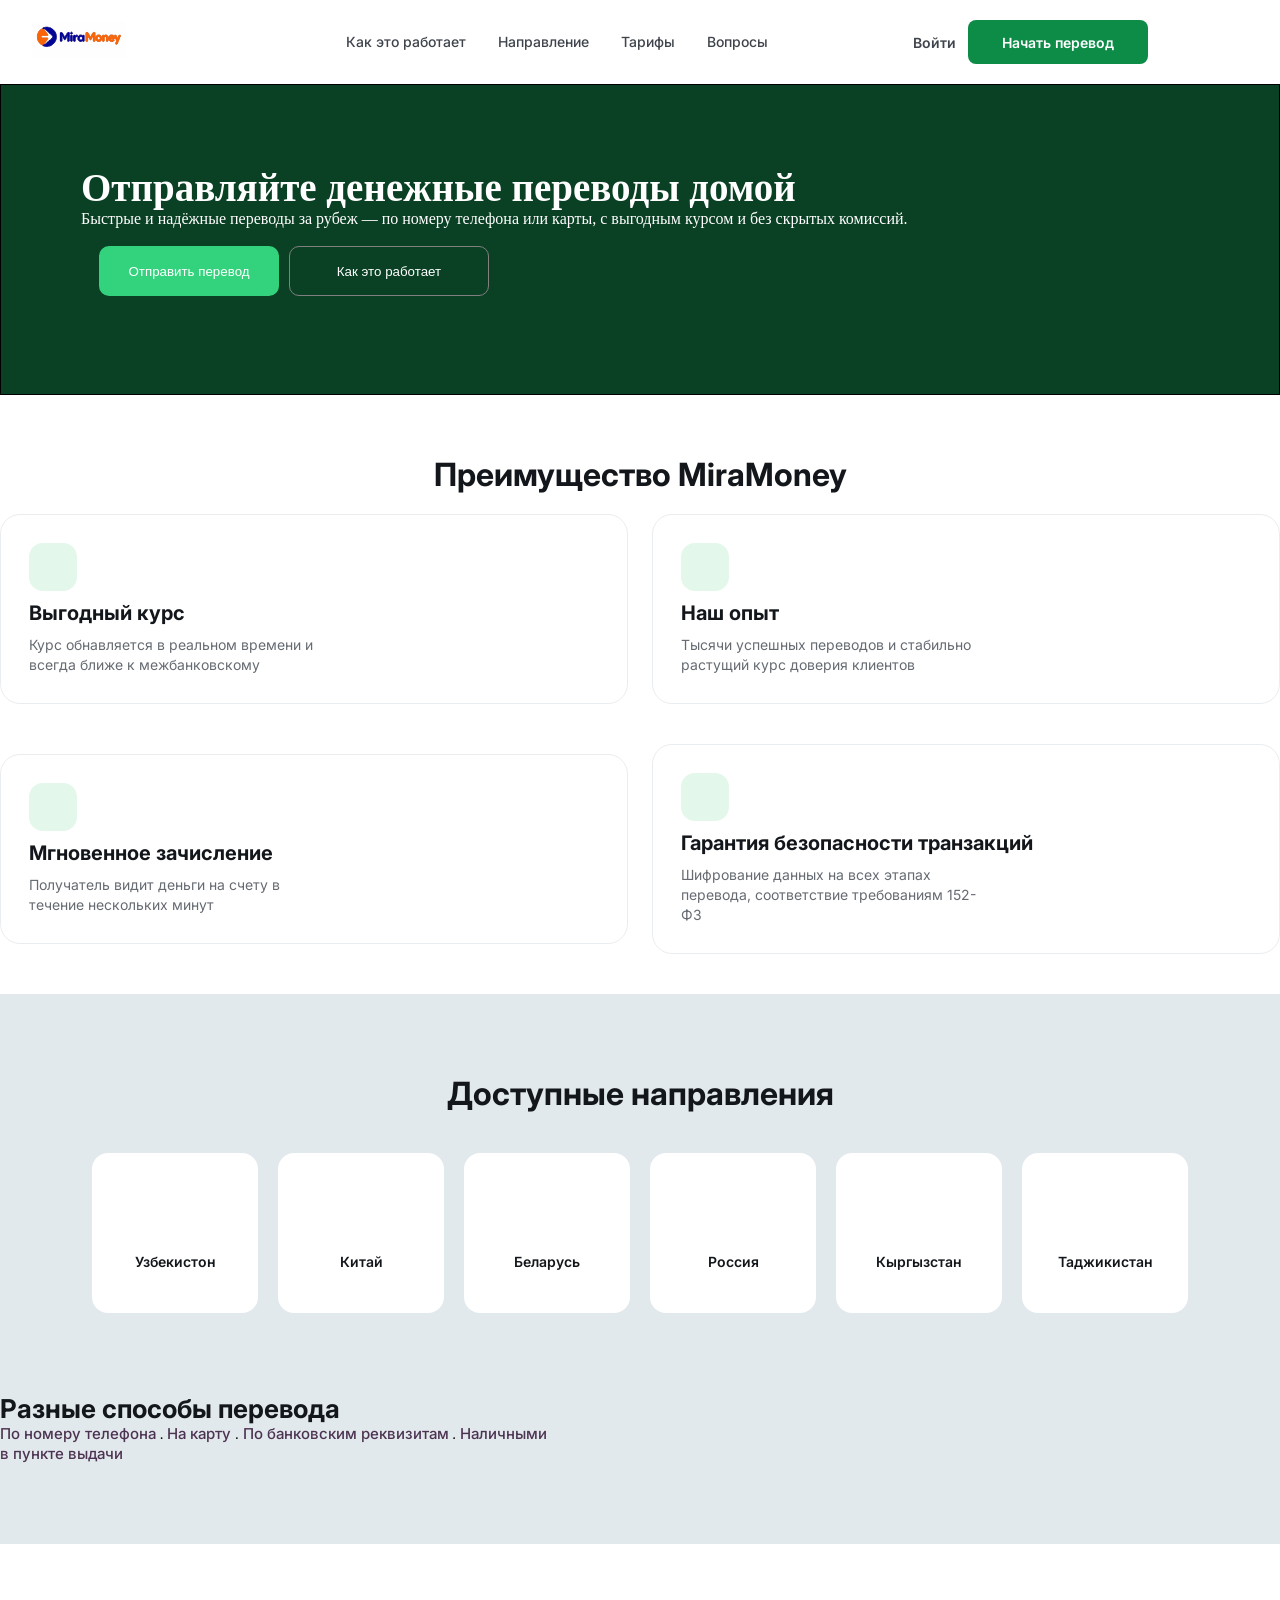
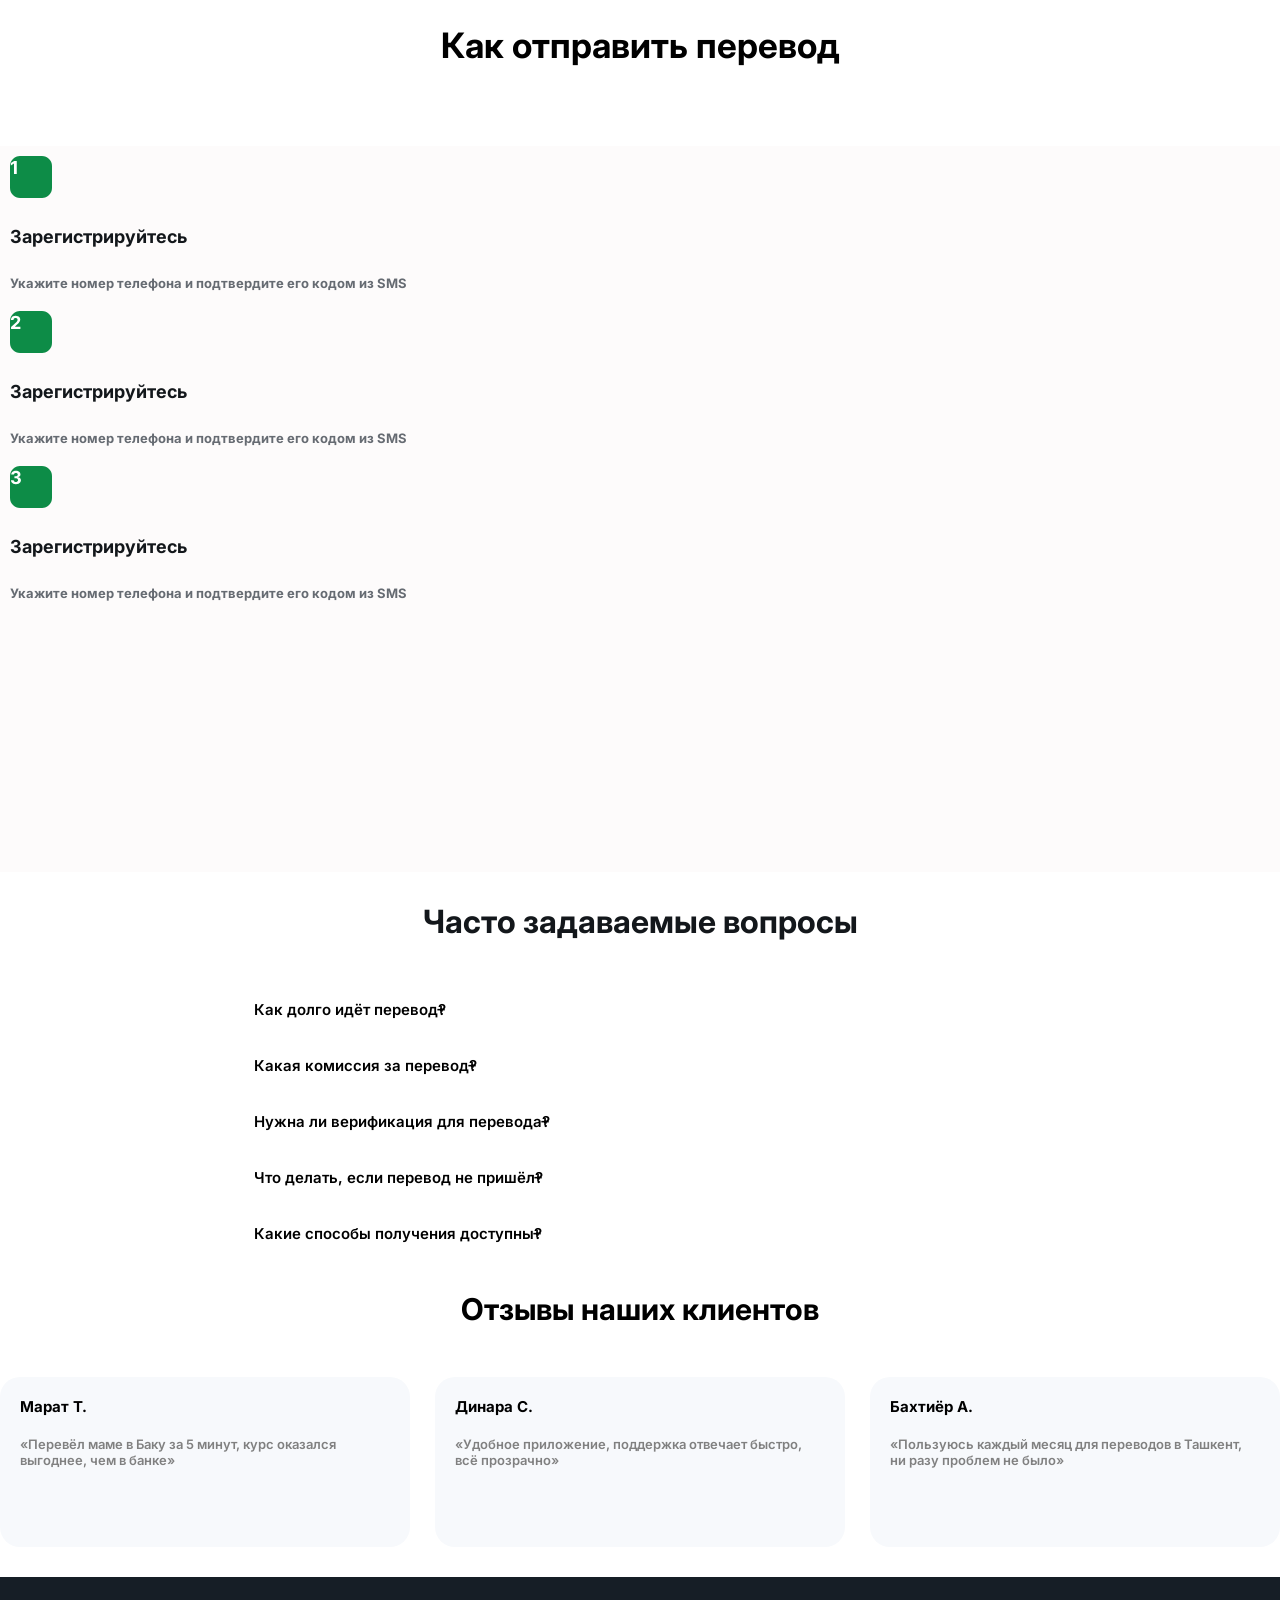
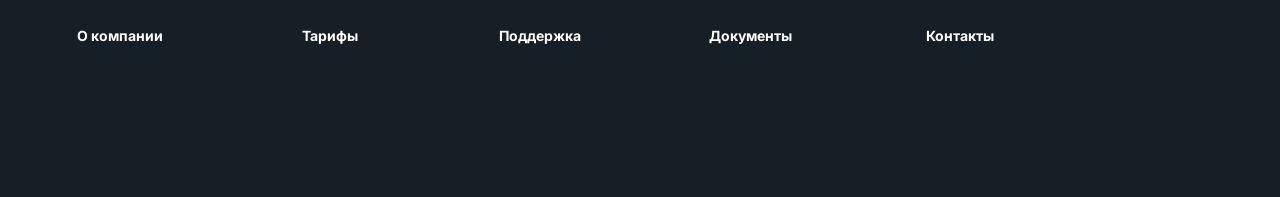
<file: index.html>
<!DOCTYPE html>
<html lang="en">

<head>
    <meta charset="UTF-8">
    <meta name="viewport" content="width=device-width, initial-scale=1.0">
    <title>Document</title>
    <link rel="stylesheet" href="./scr/css/style.css">
</head>

<body>
    <header class="header">
        <nav class="header-nav">
            <a class="header-nav__link" href="">
                <img class="header-nav__link-logo" src="./scr/img/logo.svg" alt="logo">
            </a>
            <ul class="header-nav__ul">
                <li class="header-nav__li">
                    <a class="header-nav__li-link" href="#how">Как это работает</a>
                </li>
                <li class="header-nav__li">
                    <a class="header-nav__li-link" href="#direction">Направление</a>
                </li>
                <li class="header-nav__li">
                    <a class="header-nav__li-link" href="#tarif">Тарифы</a>
                </li>
                <li class="header-nav__li">
                    <a class="header-nav__li-link" href="#question">Вопросы</a>
                </li>
            </ul>
            <div class="header-nav-sign">
                <a class="header-nav__sign-link" href="">Войти</a>
                <button class="header-nav__sign-btn">Начать перевод</button>
            </div>
            <div class="header-menu" >
                <span></span>
                <span></span>
                <span></span>

            </div>

        </nav>

    </header>
    <main class="main">
        <section class="home">
            <div class="container">
                <h1 class="container-title">Отправляйте денежные переводы домой</h1>
                <p class="container-text">Быстрые и надёжные переводы за рубеж — по номеру телефона или карты, с
                    выгодным курсом и без скрытых комиссий.</p>
            </div>
            <div class="container-work">
                <button class="container-btn">Отправить перевод</button>
                <button class="container-how">Как это работает</button>
            </div>


        </section>
    </main>





    <section class="advantages">
        <div class="container">
            <h2 class="advantages__title">
                Преимущество MiraMoney
            </h2>
            <div class="advantages-blocks" id="how">
                <div class="advantages-block">
                    <img class="advantages-blocks__icon" src="./scr/img/icon.svg" alt="">
                    <h5 class="advantages-block__title">Выгодный курс</h5>
                    <p class="advantages__subtitle">Курс обнавляется в реальном времени и всегда ближе к межбанковскому
                    </p>
                </div>
                <div class="advantages-block">
                    <img class="advantages-blocks__icon" src="./scr/img/icon.svg" alt="">
                    <h5 class="advantages-block__title">Наш опыт</h5>
                    <p class="advantages__subtitle">Тысячи успешных переводов и стабильно растущий курс доверия клиентов
                    </p>
                </div>
            </div>
            <div class="advantages-blocks">
                <div class="advantages-block">
                    <img class="advantages-blocks__icon" src="./scr/img/icon.svg" alt="">
                    <h5 class="advantages-block__title">Мгновенное зачисление</h5>
                    <p class="advantages__subtitle">Получатель видит деньги на счету в течение нескольких минут</p>
                </div>
                <div class="advantages-block">
                    <img class="advantages-blocks__icon" src="./scr/img/icon.svg" alt="">
                    <h5 class="advantages-block__title">Гарантия безопасности транзакций</h5>
                    <p class="advantages__subtitle">Шифрование данных на всех этапах перевода, соответствие требованиям
                        152-ФЗ</p>
                </div>
            </div>
        </div>
    </section>


    <section class="description" id="direction">
        <div class="container">
            <h2 class="description__title">Доступные направления</h2>
            <div class="description-items">
                <div class="description-item">
                    <p class="description-item__contry">Узбекистон</p>
                </div>
                <div class="description-item">
                    <p class="description-item__contry">Китай</p>
                </div>
                <div class="description-item">
                    <p class="description-item__contry">Беларусь</p>
                </div>
                <div class="description-item">
                    <p class="description-item__contry">Россия</p>
                </div>
                <div class="description-item">
                    <p class="description-item__contry">Кыргызстан</p>
                </div>
                <div class="description-item">
                    <p class="description-item__contry">Таджикистан</p>
                </div>
            </div>
            <div class="description__ways">
                <h3 class="description__ways-title">Разные способы перевода</h3>
                <p class="description__ways-subtitle"><a href="">По номеру телефона</a> . <a href="">На карту</a> .
                    <a href="">По банковским реквизитам</a> . <a href="">Наличными в пункте выдачи</a>
                </p>
            </div>
        </div>
    </section>

    <section class="howdescription" id="tarif">
        <div class="container">
            <h2 class="howdescription__title">Как отправить перевод</h2>
            <div class="howdescription-bloks">
                <div class="howdescription-blok">
                    <img class="howdescription-blok__step" src="./scr/img/StepNum1.svg" alt="icon">
                     <h4 class="howdescription-blok__title">Зарегистрируйтесь</h4>
                     <p class="howdescription-blok__text">Укажите номер телефона и подтвердите его кодом из SMS</p>
                </div>
                <div class="howdescription-blok">
                    <img class="howdescription-blok__step" src="./scr/img/StepNum2.svg" alt="icon">
                     <h4 class="howdescription-blok__title">Зарегистрируйтесь</h4>
                     <p class="howdescription-blok__text">Укажите номер телефона и подтвердите его кодом из SMS</p>
                </div>
                <div class="howdescription-blok">
                    <img class="howdescription-blok__step" src="./scr/img/StepNum3.svg" alt="icon">
                     <h4 class="howdescription-blok__title">Зарегистрируйтесь</h4>
                     <p class="howdescription-blok__text">Укажите номер телефона и подтвердите его кодом из SMS</p>
                </div>
            </div>

     

        </div>

    </section>

    <section class="questoindescription" id="question">
        <div class="container">
            <h2 class="questoindescription__title">Часто задаваемые вопросы          </h2>
            <div class="questoindescription-blocks">
                <div class="questoindescription-block">
                    <p class="questoindescription-text">Как долго идёт перевод? <span class="questoindescription-plus">+</span></p> 
                </div>
                <div class="questoindescription-block">
                    <p class="questoindescription-text">Какая комиссия за перевод? <span class="questoindescription-plus">+</span></p> 
                </div>
                <div class="questoindescription-block">
                    <p class="questoindescription-text">Нужна ли верификация для перевода? <span class="questoindescription-plus">+</span> </p> 
                </div>
                <div class="questoindescription-block">
                    <p class="questoindescription-text">Что делать, если перевод не пришёл? <span class="questoindescription-plus">+</span></p>
                </div>
                <div class="questoindescription-block">
                    <p class="questoindescription-text">Какие способы получения доступны? <span class="questoindescription-plus">+</span></p>
                </div>

            </div>

        </div>

    </section>

    <section class="reviewdescription"> 
        <div class="container">
            <h2 class="reviewdescription__title">Отзывы наших клиентов</h2>
            <div class="reviewdescription-blocks">
                <div class="reviewdescription-block">
                    <h4 class="reviewdescription-block__title">Марат Т.</h4>
                    <p class="reviewdescription-block__text">«Перевёл маме в Баку за 5 минут, курс оказался выгоднее, чем в банке»</p>
                </div>
                  <div class="reviewdescription-block">
                    <h4 class="reviewdescription-block__title">Динара С.</h4>
                    <p class="reviewdescription-block__text">«Удобное приложение, поддержка отвечает быстро, всё прозрачно»</p>
                </div>
                  <div class="reviewdescription-block">
                    <h4 class="reviewdescription-block__title">Бахтиёр А.</h4>
                    <p class="reviewdescription-block__text">«Пользуюсь каждый месяц для переводов в Ташкент, ни разу проблем не было»</p>
                </div>
            </div>

        </div>

    </section>


    <footer class="grendescription">
        <div class="container">
            <div class="grendescription-blocks">
                <div class="grendescription-block">
                    <p class="grendescription-block__text">О компании </p>
                </div>
                <div class="grendescription-block">
                    <p class="grendescription-block__text">Тарифы </p>
                </div>
                <div class="grendescription-block">
                    <p class="grendescription-block__text">Поддержка </p>
                </div>
                <div class="grendescription-block">
                    <p class="grendescription-block__text">Документы </p>
                </div>
                <div class="grendescription-block">
                    <p class="grendescription-block__text">Контакты </p>
                </div>


                

            </div>

        </div>

    </footer>



    <script>
        const menu = document.querySelector(".header-nav__ul")
        const burger = document.querySelector(".header-menu")
        const signBtn = document.querySelector(".header-nav-sign")

        burger.addEventListener("click", () => {
            menu.classList.toggle("active");
            signBtn.classList.toggle("header-nav__sign_active")
        });
    </script>



</body>

</html>
</file>
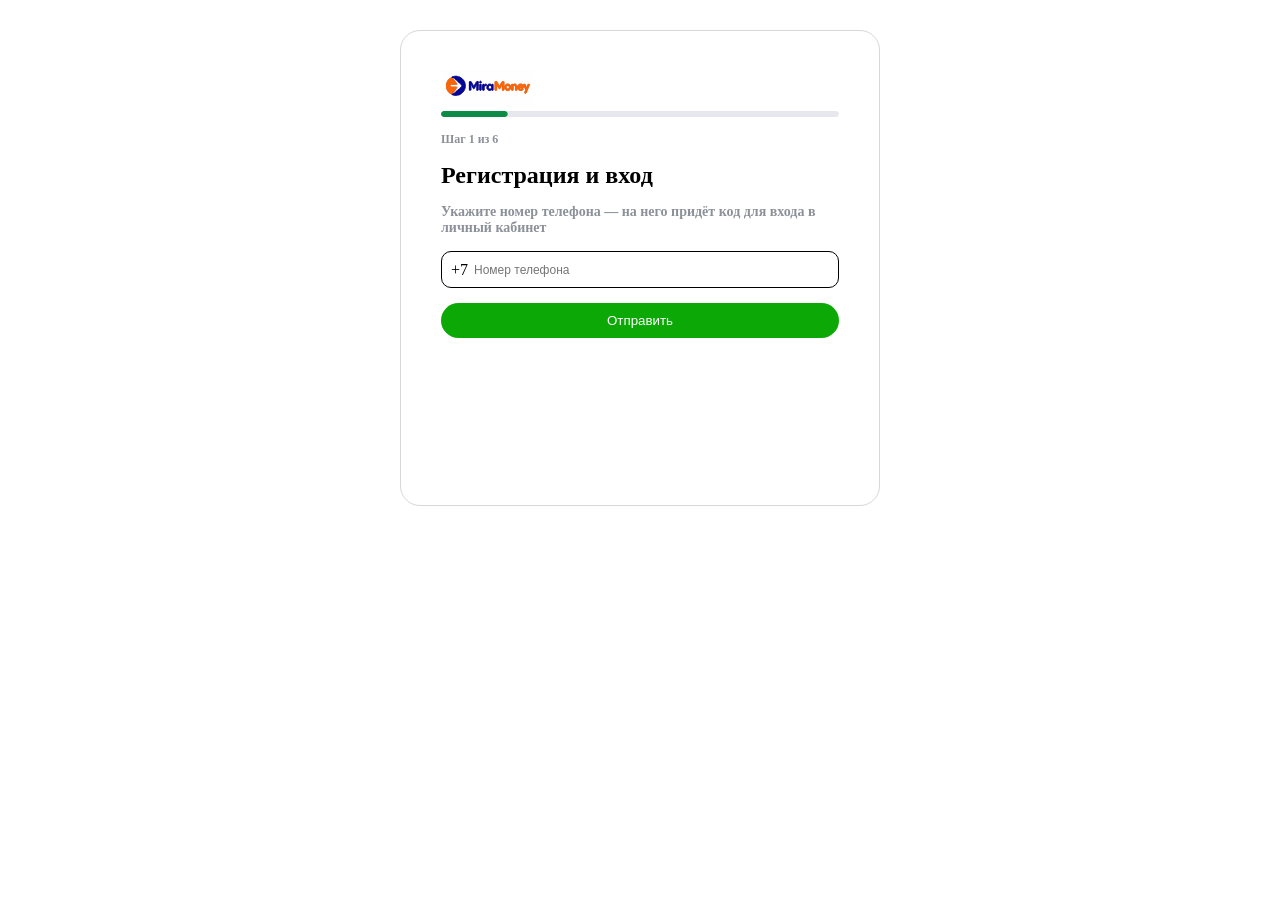
<file: signUP.html>
<!DOCTYPE html>
<html lang="en">
<head>
    <meta charset="UTF-8">
    <meta name="viewport" content="width=device-width, initial-scale=1.0">
    <title>Document</title>
    <link rel="stylesheet" href="./scr/css/signUP.css">
</head>
<body>

    <form class="form" action="">
        <img src="./scr/img/logo.svg" alt="logo">
        <div class="form-blocks">
            <div class="form-block">
                <img class="form-block__icon" src="./scr/img/ProgressTrack.svg" alt="">
                <p class="form-block__text">Шаг 1 из 6</p>
                <h2 class="form-block__title">Регистрация и вход</h2>
                <p class="form-block__subtitle">Укажите номер телефона — на него придёт код для входа в личный кабинет</p>
                <label  for="">
                    <p class="text">+7</p>
                    <input class="form-block__input" type="text" placeholder="Номер телефона">
                    
                </label>
                <button class="form-block__btn">Отправить</button>
            </div>

        </div>
        

    </form>
    
</body>
</html>
</file>
<file: scr/css/style.css>
@import url('https://fonts.googleapis.com/css2?family=Inter:ital,opsz,wght@0,14..32,100..900;1,14..32,100..900&display=swap');


* {
    margin: 0;
    padding: 0;
    box-sizing: border-box;
}

html {
    scroll-behavior: smooth;
}

.container {
    width: 1280px;
    margin: 0 auto;
}


.header {
    width: 100%;
    position: sticky;
    top: 0;
    background-color: white;
}

.header-nav {
    width: 95%;
    height: 84px;
    margin: 0 auto;
    display: flex;
    align-items: center;
    gap: 100px;
}

.header-nav__link {}

.header-nav__link-logo {}

.header-nav__ul {
    margin-left: 120px;
    display: flex;
    align-items: center;
    gap: 32px;
}

.header-nav__li {
    list-style-type: none;
}

.header-nav__li-link {
    text-decoration: none;
    color: #3f444c;
    font-size: 14px;
    font-family: inter;
    font-weight: 500;
    transition: 0.4s;

}

.header-nav__li-link:hover {
    color: #0c8c47;
    transition: 0.4s;
    font-size: 14.5px;
}

.header-nav-sign {
    margin-left: auto;
    display: flex;
    align-items: center;
    gap: 12px;


}

.header-nav__sign-link {
    text-decoration: none;
    color: #3f454c;
    font-size: 14px;
    font-family: inter;
    font-weight: 600;
    transition: 0.4s;
}

.header-nav__sign-link:hover {
    color: #0c8c47;
    transition: 0.4s;
    font-size: 14.5px;
}

.header-nav__sign-btn {
    background-color: #0c8c47;
    width: 180px;
    height: 44px;
    border-radius: 8px;
    color: #ffffff;
    font-size: 14px;
    font-family: inter;
    font-weight: 600;
    border: none;
    cursor: pointer;
    transition: 0.4s;
}

.header-nav__sign-btn:hover {
    background-color: rgb(0, 96, 0);
    transition: 0.4s;
}





.main {
    width: 100%;
    padding: 80px;
    border: 1px solid black;
    background-color: #0A4024;
}

.home {}

.container-title {
    font-size: 39px;
    color: #ffffff;
    font-weight: bold;


}

.container-text {
    color: white;
}

.container-work {
    display: flex;
    flex-direction: row;

    gap: 10px;
    padding: 18px;



}

.container-btn {
    width: 180px;
    height: 50px;
    background-color: #33d37d;
    border: none;
    border-radius: 10px;
    color: white;
    cursor: pointer;
    transition: 0.4s;


}

.container-btn:hover {
    background-color: #0e7640;
    transition: 0.4s;
}

.container-btn:active {
    background-color: #769886;
}

.container-how {
    width: 200px;
    height: 50px;
    background-color: #0A4024;
    border: 1px solid grey;
    color: white;
    border-radius: 10px;
    cursor: pointer;
}

.container-how:hover {
    background-color: #1a653e;
    transition: 0.4s;
}




.advantages {
    padding-top: 40px;
}

.advantages__title {
    color: #13171b;
    text-align: center;
    font-size: 32px;
    font-family: inter;
    font-weight: 700;
    padding: 20px;
}

.advantages-blocks {
    width: 100%;
    display: flex;
    align-items: center;
    gap: 24px;
    margin-bottom: 40px;
}

.advantages-block {
    width: 70%;
    border: 1px solid #eaedef;
    border-radius: 20px;
    padding: 28px;
    display: flex;
    flex-direction: column;
    align-items: flex-start;
    gap: 10px;

}

.advantages-blocks__icon {}

.advantages-block__title {
    color: #13171b;
    font-size: 20px;
    font-family: inter;
    font-weight: 700;
}

.advantages__subtitle {
    width: 300px;
    color: #666b72;
    text-align: left;
    font-size: 14px;
    font-family: inter;
    line-height: 20px;
}



.description {
    padding: 80px 0;
    background-color: rgb(226, 233, 237);
}

.description__title {
    color: #13171b;
    text-align: center;
    font-size: 32px;
    font-family: inter;
    font-weight: 700;
}

.description-items {
    margin-top: 40px;
    display: flex;
    justify-content: center;
    align-items: center;
    gap: 20px;
}

.description-item {
    background-color: #ffffff;
    width: 166px;
    height: 160px;
    border-radius: 16px;

}

.description-item__contry {
    margin-top: 100px;
    color: #13171b;
    text-align: center;
    vertical-align: text-top;
    font-size: 14px;
    font-family: inter;
    font-weight: 600;
}

.description__ways {
    margin-top: 80px;
    position: 30px 0;
}

.description__ways-title {
    color: #13171b;
    text-align: left;
    font-size: 26px;
    font-family: inter;
    font-weight: 700;
}

.description__ways-subtitle {
    width: 548px;
    font-size: 15px;
}

.description__ways-subtitle a {
    color: #4d3352;
    text-align: left;
    font-size: 15px;
    font-family: inter;
    font-weight: 500;
    text-decoration: none;
    line-height: 20px;
}



.howdescription {}

.howdescription__title {
    text-align: center;
    padding: 80px;
    font-size: 35px;
    font-family: inter;
    font-weight: 700;
    line-height: auto;

}

.howdescription-bloks {
    width: 100%px;
    height: 726px;
    background-color: rgb(253, 251, 251);


}

.howdescription-blok {
    background-color: rgba(255, 255, 255, 0.0010000000474974513);
    width: 70%;
    padding: 10px;
    display: flex;
    flex-direction: column;
    align-items: flex-start;
    gap: 28px;


}

.howdescription-blok__step {}

.howdescription-blok__title {
    color: #13171b;
    font-size: 18px;
    font-family: Inter;
    font-weight: 700;
    line-height: auto;
}

.howdescription-blok__text {
    color: #666b72;
    font-size: 13px;
    font-family: Inter;
    font-weight: 700;
    line-height: auto;

}



.questoindescription {}

.questoindescription__title {
    color: #13171b;
    font-size: 32px;
    font-family: Inter;
    font-weight: 700;
    line-height: auto;
    text-align: center;
    padding: 30px;
}

.questoindescription-blocks {
    background-color: #ffffff;
    width: 60%;
    height: 300px;
    border-radius: 16px;
    padding: 10px;
    display: flex;
    flex-direction: column;
    margin-left: 220px;



}

.questoindescription-block {
    width: 90%;
    height: 56px;
    background-color: #ffffff;
    padding-left: 24px;
    padding-right: 24px;
    padding-top: 10px;
    padding-bottom: 10px;
    display: flex;
    flex-direction: row;
    align-items: center;


}

.questoindescription-text {
    font-size: 15px;
    font-family: inter;
    font-weight: 600;


}

.questoindescription-plus {
    display: flex;
    flex-direction: row-reverse;
    margin-top: -20px;
    

}





.reviewdescription {}

.reviewdescription__title {
    text-align: center;
    padding: 20px;
    font-size: 30px;
    font-family: inter;
}

.reviewdescription-blocks {
    margin: 30px auto;
    display: flex;
    justify-content: space-between;
}

.reviewdescription-block {
    width: 410px;
    height: 170px;
    padding: 20px;
    border: 1px solid black;
    background-color: #f7f9fc;
    border: none;
    border-radius: 20px;
    display: flex;
    flex-direction: column;
    gap: 20px;
}

.reviewdescription-block__title {
    font-size: 15px;
    font-family: inter;
    font-weight: 700;

}

.reviewdescription-block__text {
    font-size: 13px;
    font-family: inter;
    font-weight: 600;
    color: gray;
}




.grendescription {
    background-color: #161e26;

    width: 100%;
    height: 220px;
}

.grendescription-blocks {
    width: 100%;
    height: auto;
    margin: 30px auto;
    padding: 20px;
    display: flex;
    flex-direction: row;
    align-items: flex-start;
    gap: 10px;



}

.grendescription-block {
    background-color: #161e26;
    align-self: flex-start;
    width: 200px;
    height: 33px;
    padding: 30px;
    display: flex;
    flex-direction: column;
    align-items: center;
    gap: 10px;


}

.grendescription-block__text {
    color: white;
    font-size: 14px;
    font-family: inter;
    font-weight: 700;
}



.texts {
    color: #80868f;
    text-align: left;
    vertical-align: text-top;
    font-size: 13px;
    font-family: Inter;
    line-height: auto;
    margin-top: 150px;



}

.text {}




@media (max-width: 1024px) {
    .container {
        width: 95%;
    }

    .advantages-blocks {
        gap: 20px;
        margin-bottom: 25px;
    }
}

@media(max-width: 768px) {
    .header-nav__ul {
        margin-left: -57px;
    }

    .header-nav {
        gap: 54px;
    }

    .header-nav__li {
        list-style-type: none;
        white-space: nowrap;
    }

    .advantages-block {
        height: 200px;
        padding: 15px;
    }

    .description-item {
        background-color: #ffffff;
        width: 166px;
        height: 120px;
        border-radius: 16px;
    }

    .description-item__contry {
        margin-top: 100px;
        margin-top: 70px;
    }

    .grendescription-block__text {
        color: white;
        white-space: nowrap;
    }

    .description__ways-subtitle {
        width: auto;
    }
}




@media(max-width:480px) {
    .header-nav {
        height: 79px;
    }

    .header-nav__ul {
        display: none;
    }

    .header-nav-sign {
        display: none;
    }

    .header-menu {
        width: 40px;
        margin-left: auto;
        display: flex;
        flex-direction: column;
        justify-content: center;
        align-items: center;
        gap: 7px;
    }

    .header-menu span {
        width: 34px;
        height: 3px;
        background-color: black;
        display: block;
    }

    .active {
        width: 238px;
        height: 264px;
        padding: 0 50px 30px 30px;
        position: absolute;
        top: 79px;
        right: 0;
        background-color: white;
        display: flex;
        flex-direction: column;
        align-items: flex-start;
        border-left: 1px solid gray;
        border-radius: 1 ps solid gray;
        border-radius: 0 0 0 10px;
        transition: 0.4s ease;
    }

    .header-nav__sign_active {
        display: flex;
        align-items: flex-start;
        flex-direction: column;
        position: absolute;
        top: 235px;
        right: 29px;
    }

    h2 {
        font-size: 24px;
    }

    .advantages-block {

        height: 240px;
        padding: 15px;

    }

    .description-items {
        flex-wrap: wrap;
    }

    .grendescription-blocks {
        width: 206%;
    }

    .questoindescription-blocks {
        width: 100%;
        margin-left: 11px;
    }

    .advantages-block {
        width: 100%;
        height: auto;
        padding: 15px;
    }

    .advantages-blocks {
        width: 100%;
        display: flex;
        flex-wrap: wrap;
    }

    .grendescription-blocks {
        width: 100%;
        height: 228px;
        margin: 30px auto;
        background-color: #161e26;
        padding: 20px;
        display: flex;
        flex-direction: row;

        gap: 10px;
        flex-wrap: wrap;
    }

    .grendescription-blocks {
        width: 100%;
        height: 367px;
    }

    .grendescription {
        background-color: #161e26;
        width: 100%;
        height: auto;
    }

    .questoindescription-block {
        width: 90%;
        height: 56px;
        background-color: #ffffff;
        padding-left: 24px;
        padding-right: 24px;
        padding-top: 10px;
        padding-bottom: 10px;
        display: flex;
        flex-direction: row;
        align-items: center;
    }

    .questoindescription-text {
        width: 100%;
        /* display: flex; */
        font-size: 15px;
        font-family: inter;
        font-weight: 600;
        align-items: center;
        justify-content: space-between;
    }

    .questoindescription-plus {
        display: flex;
        flex-direction: row-reverse;
        align-items: center;
        justify-content: space-between;
        display: flex;
        flex-direction: row-reverse;
         /* margin-top: -20px; */
         
    }

   
}
</file>
<file: scr/css/signUP.css>
* {
    margin: 0;
    padding: 0;
    box-sizing: border-box;
}

.form {
    width: 480px;
    height: 476px;
    margin: 30px auto;
    padding: 40px;
    border: 1px solid rgb(218, 215, 215);
    border-radius: 20px;


}

.form-blocks {}

.form-block {
    display: flex;
    flex-direction: column;
    gap: 15px;
}

.form-block__icon {}

.form-block__text {
    color: #8c9199;
    font-size: 12px;
    font-family: Inter;
    font-weight: 600;
    line-height: auto;
}

.form-block__title {}

.form-block__subtitle {
    color: #8c9199;
    font-size: 14px;
    font-family: Inter;
    font-weight: 600;
    line-height: auto;
}

label {
    position: relative;
    

}

.text {
    position: absolute;
    top: 10px;
    left: 10px;
    

}


.form-block__input {
    width: 100%;
    padding: 10px;
    border: 1px solid black;
    border-radius: 10px;
    outline: none;
    padding-left: 30px;

}


.form-block__input::placeholder {
    font-size: 12px;
    padding: 2px;

}

.form-block__btn {
    padding: 10px 10px;
    border: none;
    border-radius: 20px;
    background-color: rgb(11, 168, 6);
    color: white;
    cursor: pointer;
    transition: 0.4s;


}

.form-block__btn:hover {
    background-color: rgb(14, 216, 7);
    transition: 0.4s;
}
</file>
